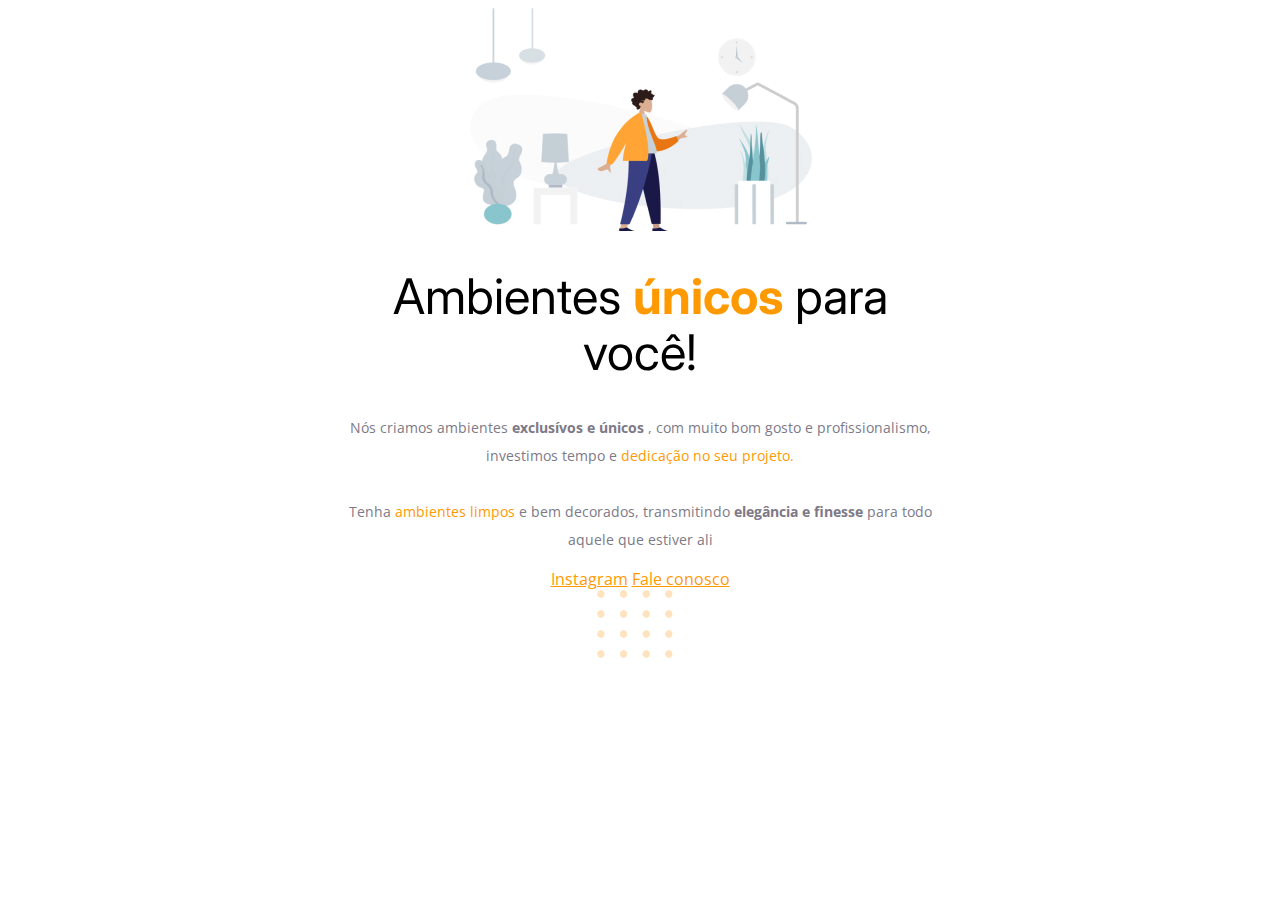
<file: Explorer/Project1/index.html>
<!DOCTYPE html>
<html lang="pt-br">
<head>
  <link rel="preconnect" href="https://fonts.googleapis.com">
  <link rel="preconnect" href="https://fonts.gstatic.com" crossorigin>

  <meta charset="UTF-8">
  <meta name="viewport" content="width=device-width, initial-scale=1.0">

  <title>Móveis customizados</title>

  <link href="https://fonts.googleapis.com/css2?family=Inter:wght@400;700&family=Open+Sans:wght@400;700&family=Playfair+Display:wght@400;500;600;700&display=swap" rel="stylesheet">

  <link rel="stylesheet" href="style.css">
  

</head>
<body>
  
  

  <div id="hero">
    <img 
      src="imagens/image.jpg" 
      alt="Desenho de uma pessoa vestindo com uma camisa laranja em uma sala com moveis"
    >

    <h1>Ambientes <span>únicos</span>  para você!</h1>
    <p>
      Nós criamos ambientes <strong>exclusívos e únicos</strong> , com muito bom gosto e profissionalismo, investimos tempo e <span>dedicação no seu projeto.</span>
      
      <br/>
      <br/>
    
      Tenha <span>ambientes limpos</span>  e bem decorados, transmitindo <strong>elegância  e finesse</strong>  para todo aquele que estiver ali</p>
  </div>

  <div id="footer">

    <div class="line"></div>

    <a href="https://instagram.com">Instagram</a>

    <a href="mailto:contato@moveisparavoce.com">Fale conosco</a>
  </div>

  <img
    id="balls"
    src="imagens/balls.svg" 
    alt="Bolinhas laranjadas no canto direito inferior da tela"
  />
  
</body>
</html>
</file>
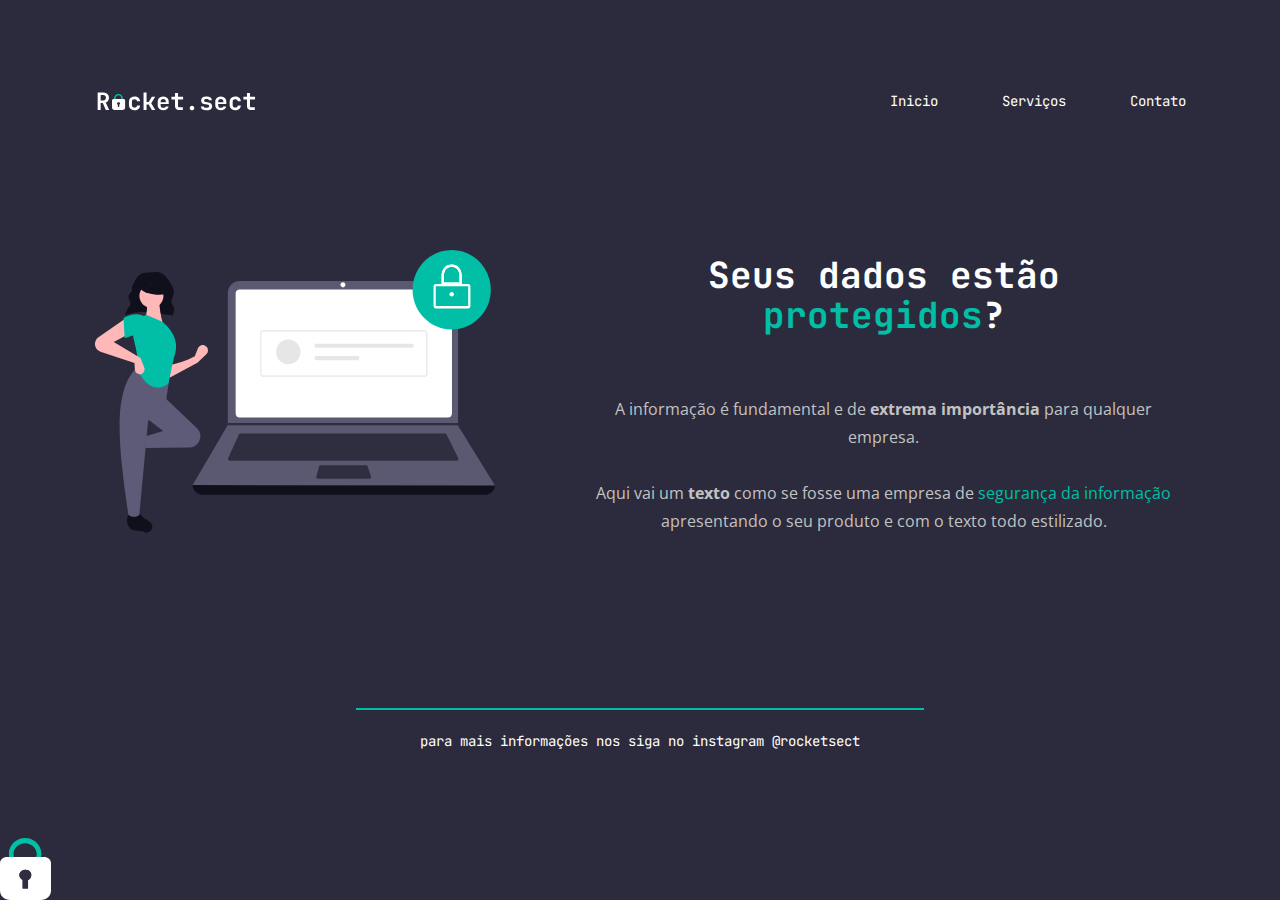
<file: Explorer/Project3/index.html>
<!DOCTYPE html>
<html lang="pt-br">
<head>
  <link rel="preconnect" href="https://fonts.googleapis.com">
  <link rel="preconnect" href="https://fonts.gstatic.com" crossorigin>
  
  <meta charset="UTF-8">
  <meta http-equiv="X-UA-Compatible" content="IE=edge">
  <meta name="viewport" content="width=device-width, initial-scale=1.0">
  
  <title>Rocket.seat</title>
  
  <link href="https://fonts.googleapis.com/css2?family=JetBrains+Mono:wght@400;700&family=Open+Sans:wght@400;700&display=swap" rel="stylesheet">
  <link rel="stylesheet" href="style.css">

</head>
<body>

  <div class="page">
    <nav>
      <a href="#">
        <img src="images/logo.svg" alt="Imagem do logo">
      </a>

      <ul>
        <li><a href="#">Inicio</a></li>
        <li><a href="#">Serviços</a></li>
        <li><a href="#">Contato</a></li>
      </ul>
    </nav>

    <main>
      <img src="images/img1.svg" alt="Mulher ao lado de um notebook">

      <section>
        <h1>Seus dados estão <span>protegidos</span>?</h1>

        <p>
          A informação é fundamental e de <strong>extrema importância</strong>  para qualquer empresa.
          <br>
          <br>
          Aqui vai um <strong>texto</strong> como se fosse uma empresa de <span>segurança da informação</span>  apresentando o seu produto e com o texto todo estilizado.
        </p>
      </section>
      
    </main>

    <footer>
      <div class="line"></div>
      <p>
        para mais informações nos siga no instagram 
        <a href="https://rocketsect.com">@rocketsect</a>
      </p>
    </footer>
  </div>

  <img id="balls" src="images/padlock-decoration.svg" alt="cadeado">



  
</body>
</html>
</file>
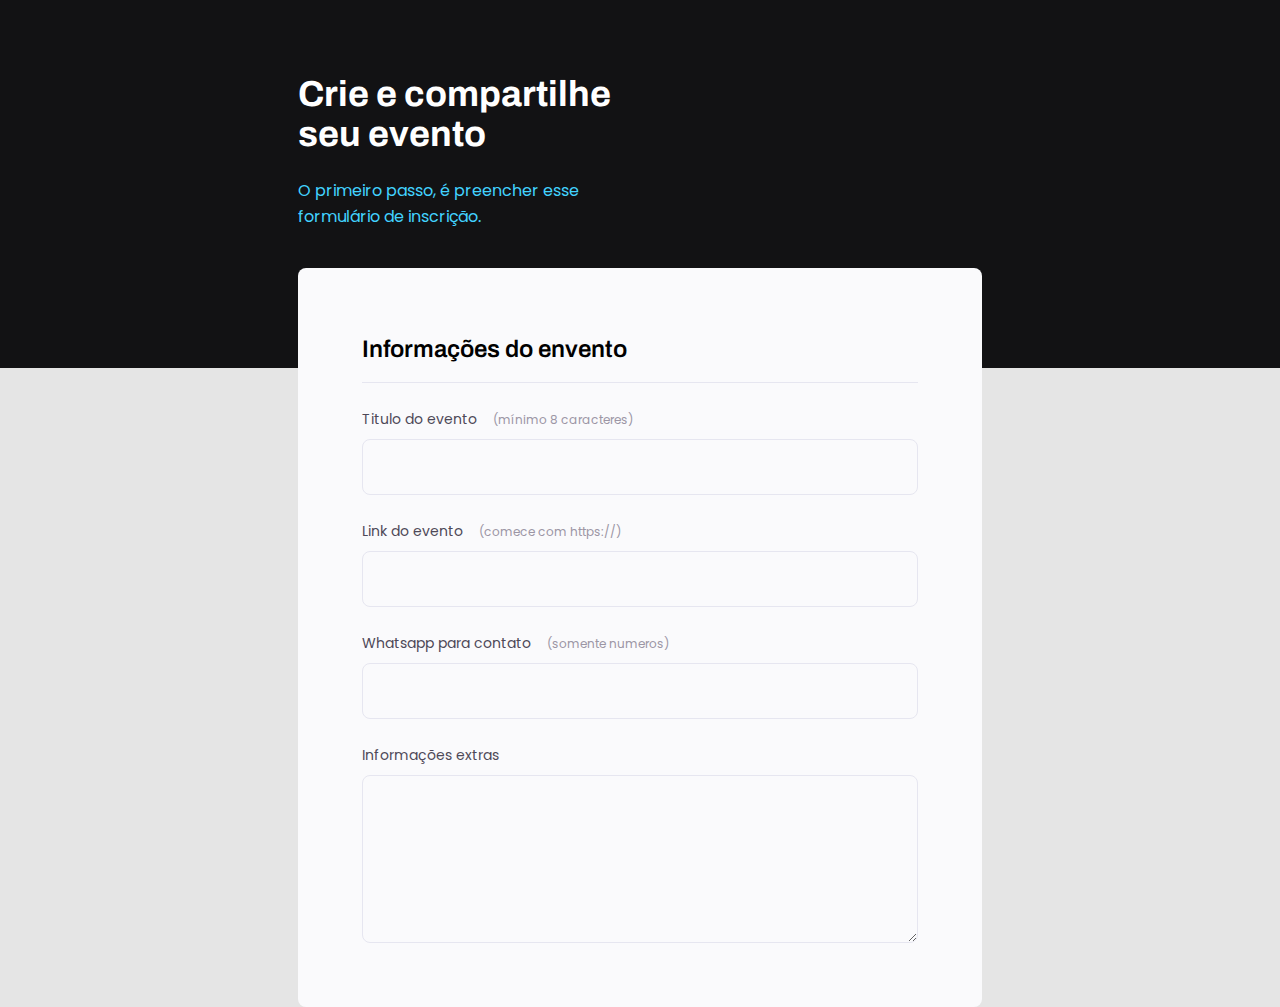
<file: Explorer/Project4/index.html>
<!DOCTYPE html>
<html lang="pt-br">
<head>
  <link rel="preconnect" href="https://fonts.googleapis.com">
  <link rel="preconnect" href="https://fonts.gstatic.com" crossorigin>
  <meta charset="UTF-8">
  <meta http-equiv="X-UA-Compatible" content="IE=edge">
  <meta name="viewport" content="width=device-width, initial-scale=1.0">
  
  <title>Formulario de evento</title>

  <link rel="stylesheet" href="style.css">
  <link href="https://fonts.googleapis.com/css2?family=Archivo:wght@600;700&family=Poppins&display=swap" rel="stylesheet">

</head>
<body>

  <div class="page">
    <header>
      <h1>Crie e compartilhe seu evento</h1>
      <p>O primeiro passo, é preencher esse formulário de inscrição.
        
      </p>
    </header>
  
    <form>

      <fieldset>
        <div class="fildset-wraper">
          <legend>Informações do envento</legend>

          <div class="input-wraper">
            <label for="event-title">Titulo do evento <span>(mínimo 8 caracteres)</span></label>
            <input type="text" id="event-title" />
          </div>

          <div class="input-wraper">
            <label for="event-link">Link do evento <span>(comece com https://)</span></label>
            <input type="url" id="event-link" />
          </div>

          <div class="input-wraper">
            <label for="event-wpp">Whatsapp para contato <span>(somente numeros)</span></label>
            <input type="number" id="event-wpp" />
          </div>

          <div class="input-wraper">
            <label for="event-info">Informações extras</label>
            <textarea id="event-info"></textarea>
          </div>

        </div>
      </fieldset>
  
    </form>
  </div>



</body>
</html>
</file>
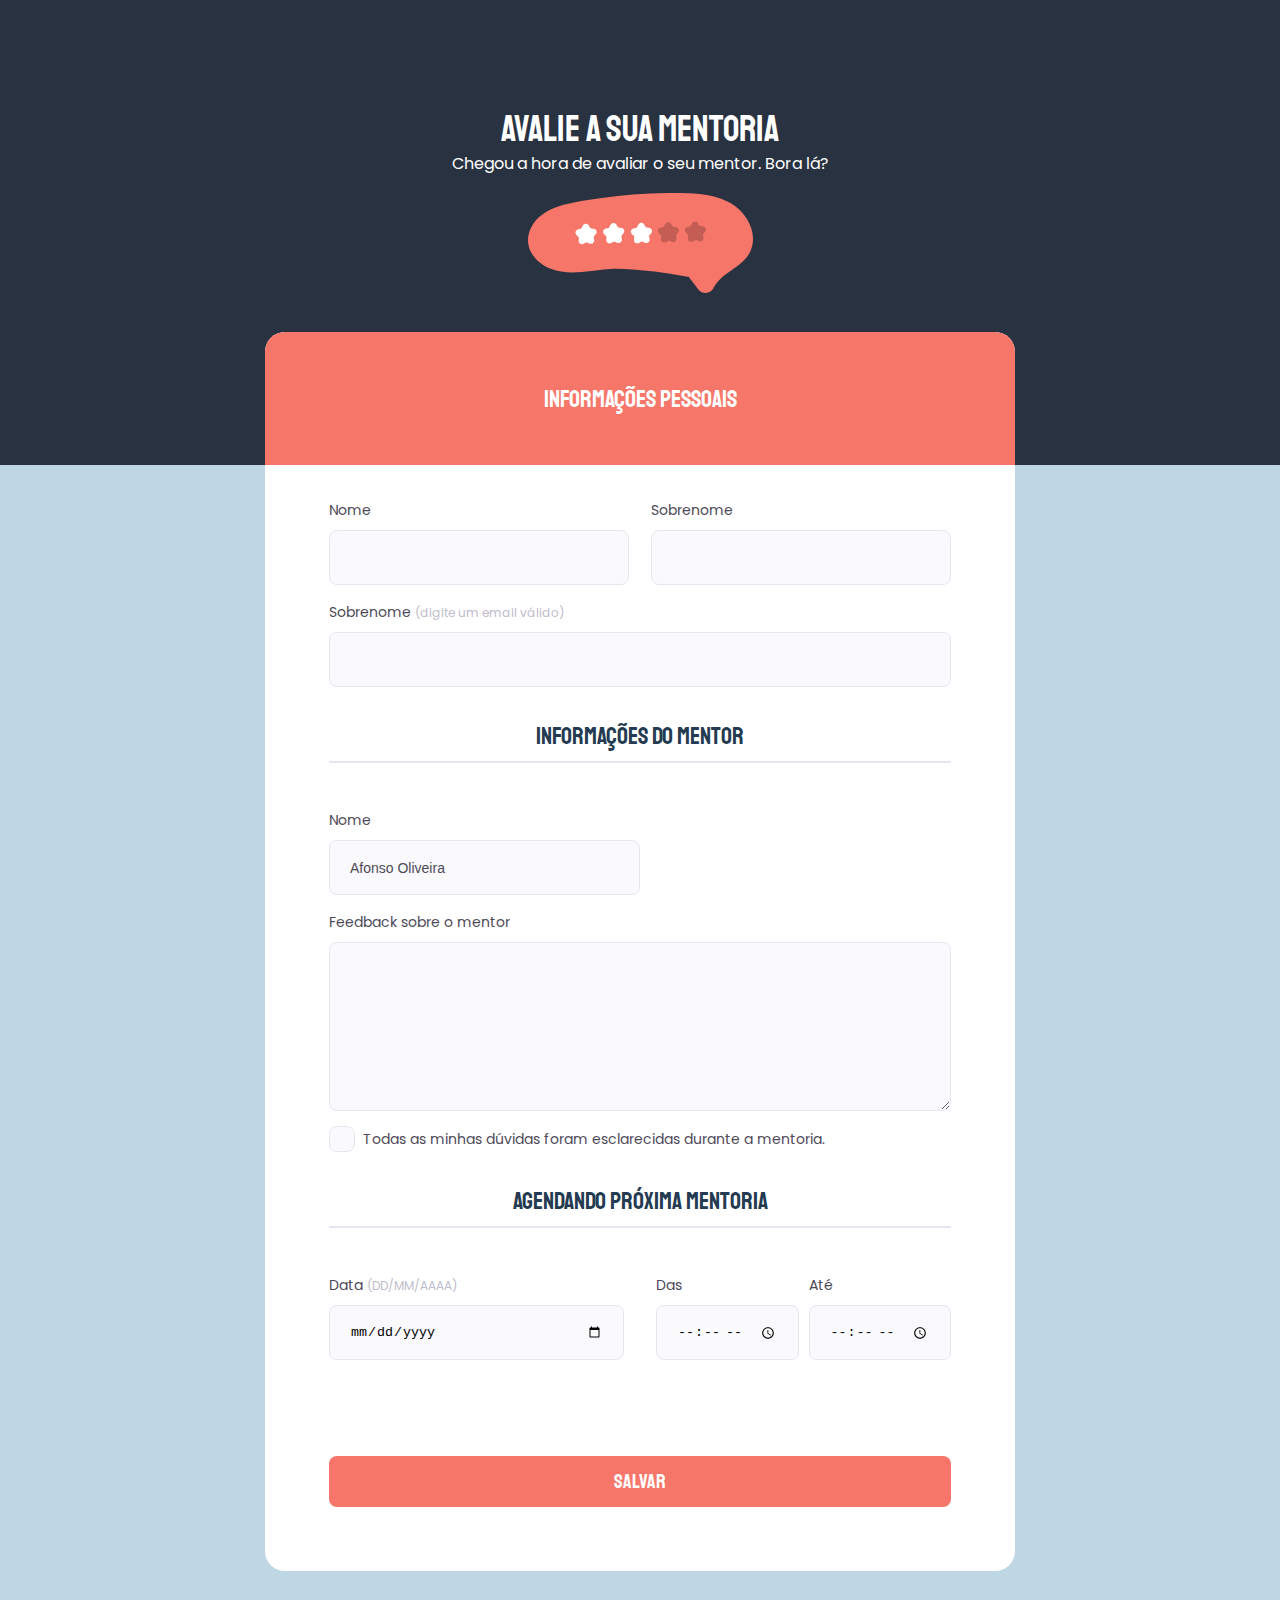
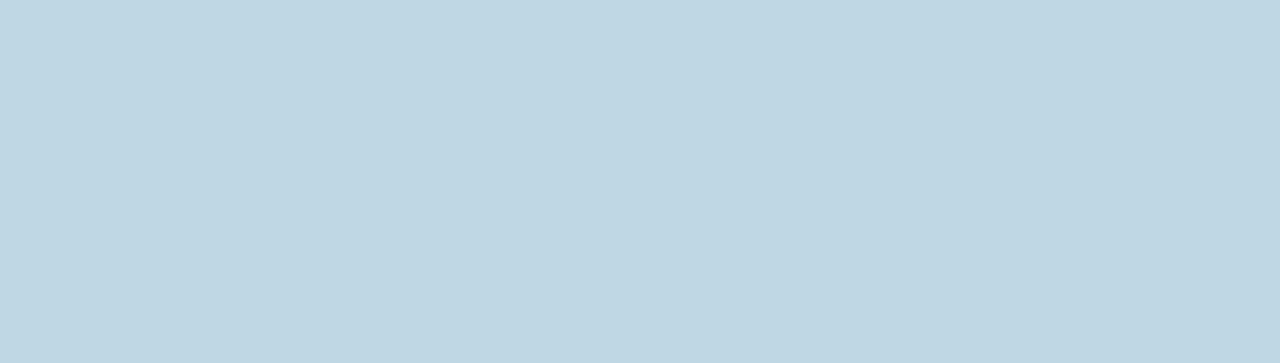
<file: Explorer/Project5/index.html>
<!DOCTYPE html>
<html lang="pt-br">
<head>
  <link rel="preconnect" href="https://fonts.googleapis.com">
  <link rel="preconnect" href="https://fonts.gstatic.com" crossorigin>
  <meta charset="UTF-8">
  <meta http-equiv="X-UA-Compatible" content="IE=edge">
  <meta name="viewport" content="width=device-width, initial-scale=1.0">
  <title>Mentoring assessment</title>

  <link rel="stylesheet" href="style.css">

  <link href="https://fonts.googleapis.com/css2?family=Poppins&family=Staatliches&display=swap" rel="stylesheet">

</head>
<body>

  <header>
    <h1>avalie a sua mentoria</h1>
    <p>Chegou a hora de avaliar o seu mentor. Bora lá?</p>

    <svg width="225" height="100" viewBox="0 0 225 100" fill="none" xmlns="http://www.w3.org/2000/svg">
      <path d="M0.0406264 48.6768C0.323091 52.6711 1.51089 56.551 3.51568 60.0278C7.74087 67.3792 14.9865 72.7016 22.7903 75.8652C32.5399 79.8177 43.4081 79.9395 53.755 79.0581C63.3652 78.2396 72.8777 76.3422 82.5233 75.9511C89.9827 75.7146 97.4496 75.8911 104.889 76.4796C119.323 77.4946 133.696 79.3777 147.978 81.6606C151.845 82.2713 155.705 82.9274 159.556 83.629C159.92 83.6608 160.28 83.7271 160.632 83.8269C160.701 83.8553 160.814 83.8331 160.878 83.873C160.994 83.9456 160.408 83.6892 160.763 83.9803C161.259 84.4952 161.701 85.0585 162.082 85.6614L167.356 92.3858C168.869 94.3142 170.272 96.657 172.227 98.177C173.606 99.2319 175.268 99.8589 177.006 99.9788C178.744 100.099 180.478 99.7064 181.991 98.8511C183.571 97.8619 184.831 96.4437 185.622 94.7652C186.835 92.5608 188.282 90.4911 189.939 88.5913C196.214 81.3392 204.935 76.8786 212.229 70.7766C215.762 67.942 218.778 64.5271 221.144 60.6811C223.162 57.2007 224.418 53.3378 224.827 49.3443C225.701 41.2346 223.189 32.9642 218.964 26.0651C214.368 18.6531 207.767 12.6666 199.909 8.78589C191.081 4.33029 181.312 2.15998 171.521 1.07846C161.124 -0.0698146 150.607 -0.0662351 140.161 0.0496945C128.436 0.178987 116.733 0.689773 105.052 1.58204C93.3539 2.47903 81.7023 3.75404 70.0969 5.40707C58.9609 6.99323 47.6889 8.64646 36.7884 11.4531C27.1588 13.9324 17.5562 17.8078 10.3654 24.8296C3.97181 31.073 -0.475076 39.6166 0.0406264 48.6768Z" fill="#F67669"/>
      <path d="M53.8679 51.2566C53.3919 51.2354 52.9254 51.1167 52.4979 50.9081C52.0704 50.6995 51.6911 50.4055 51.3839 50.0446C51.0767 49.6837 50.8482 49.2637 50.7129 48.811C50.5776 48.3583 50.5383 47.8828 50.5976 47.4144L50.845 45.4846C50.8922 45.1144 50.848 44.7384 50.7162 44.389C50.5843 44.0395 50.3688 43.7269 50.0881 43.4782L48.625 42.183C48.1458 41.7589 47.796 41.2106 47.615 40.5998C47.4341 39.9891 47.4293 39.3404 47.6011 38.7271C47.773 38.1138 48.1146 37.5604 48.5874 37.1294C49.0602 36.6985 49.6452 36.4072 50.2764 36.2885L52.2053 35.9255C52.5751 35.856 52.9223 35.6985 53.2169 35.4666C53.5116 35.2346 53.745 34.9351 53.8969 34.594L54.6886 32.8128C54.9478 32.2305 55.3663 31.7317 55.8967 31.3727C56.4271 31.0136 57.0483 30.8088 57.6901 30.7812C58.3319 30.7537 58.9686 30.9045 59.5284 31.2167C60.0882 31.5288 60.5487 31.9899 60.8578 32.5478L61.8016 34.2529C61.9826 34.5803 62.2414 34.8591 62.5555 35.0653C62.8696 35.2716 63.2296 35.399 63.6044 35.4366L65.5572 35.632C66.1964 35.6961 66.8048 35.936 67.3135 36.3248C67.8222 36.7135 68.2109 37.2355 68.4358 37.8318C68.6606 38.428 68.7126 39.0747 68.5858 39.6987C68.459 40.3226 68.1584 40.899 67.7182 41.3626L66.3733 42.7791C66.1152 43.0505 65.9276 43.3801 65.8269 43.7394C65.7261 44.0988 65.7152 44.477 65.7951 44.8414L66.2101 46.7436C66.3459 47.3655 66.3033 48.0127 66.0873 48.6119C65.8713 49.2111 65.4903 49.7386 64.9875 50.1345C64.4848 50.5305 63.8802 50.7793 63.2422 50.8526C62.6042 50.926 61.9582 50.8211 61.3772 50.5498L59.6014 49.7209C59.261 49.5611 58.8863 49.4859 58.51 49.502C58.1336 49.518 57.7669 49.6247 57.4416 49.8128L55.7448 50.7917C55.1768 51.121 54.5255 51.2823 53.8679 51.2566V51.2566Z" fill="white"/>
      <path d="M81.5162 50.4611C80.6403 50.4211 79.8119 50.0547 79.197 49.4353C78.8255 49.0455 78.5484 48.577 78.3866 48.0653C78.2249 47.5537 78.1827 47.0123 78.2634 46.4821L78.4904 44.7115C78.5388 44.3345 78.4939 43.9514 78.3596 43.5954C78.2253 43.2394 78.0057 42.9211 77.7196 42.6678L76.3624 41.4663C75.9621 41.1278 75.643 40.7051 75.4284 40.2291C75.2138 39.753 75.109 39.2355 75.1218 38.7143C75.1514 37.9421 75.4449 37.2029 75.9542 36.6176C76.4634 36.0323 77.1582 35.6358 77.9247 35.493L79.8312 35.1342C80.2082 35.0633 80.5621 34.9026 80.8624 34.666C81.1628 34.4293 81.4005 34.1239 81.5551 33.776L82.2656 32.1776C82.5196 31.5709 82.9377 31.0454 83.4737 30.659C84.0098 30.2725 84.6431 30.0401 85.3039 29.9873C85.9516 29.9509 86.5964 30.0974 87.1632 30.4099C87.7301 30.7224 88.1958 31.1879 88.5061 31.7523L89.4389 33.4376C89.6236 33.7712 89.8874 34.0553 90.2076 34.2654C90.5277 34.4754 90.8947 34.6052 91.2768 34.6434L93.0866 34.8246C93.6116 34.8652 94.1208 35.0215 94.5771 35.2819C95.0333 35.5423 95.4252 35.9004 95.724 36.3299C96.1575 36.9719 96.3582 37.7407 96.2933 38.5104C96.2283 39.2801 95.9016 40.0052 95.3665 40.567L94.0373 41.9671C93.7746 42.2437 93.5838 42.5795 93.4812 42.9454C93.3785 43.3113 93.3672 43.6965 93.4482 44.0677L93.8313 45.8239C93.9541 46.3308 93.9618 46.8584 93.8538 47.3686C93.7457 47.8788 93.5247 48.3589 93.2067 48.7742C92.7262 49.3844 92.0501 49.814 91.29 49.9922C90.5298 50.1703 89.731 50.0864 89.0255 49.7543L87.268 48.9339C86.9214 48.7721 86.5402 48.6961 86.1573 48.7126C85.7744 48.7291 85.4014 48.8376 85.0702 49.0286L83.3931 49.9962C82.8251 50.3254 82.1738 50.4868 81.5162 50.4611V50.4611Z" fill="white"/>
      <path d="M109.236 50.345C108.76 50.3238 108.293 50.2051 107.866 49.9965C107.438 49.7879 107.059 49.4939 106.752 49.133C106.445 48.7721 106.216 48.3521 106.081 47.8994C105.946 47.4467 105.906 46.9712 105.966 46.5028L106.213 44.573C106.26 44.2028 106.216 43.8269 106.084 43.4774C105.952 43.1279 105.737 42.8153 105.456 42.5666L103.993 41.2714C103.514 40.8473 103.164 40.299 102.983 39.6883C102.802 39.0775 102.797 38.4288 102.969 37.8155C103.141 37.2022 103.483 36.6488 103.955 36.2178C104.428 35.7869 105.013 35.4956 105.644 35.3769L107.573 35.0139C107.943 34.9444 108.29 34.7869 108.585 34.555C108.88 34.323 109.113 34.0235 109.265 33.6824L110.057 31.9012C110.316 31.3189 110.734 30.8201 111.265 30.4611C111.795 30.1021 112.416 29.8972 113.058 29.8696C113.7 29.8421 114.337 29.9929 114.896 30.3051C115.456 30.6172 115.917 31.0783 116.226 31.6362L117.17 33.3413C117.351 33.6687 117.609 33.9475 117.923 34.1538C118.238 34.36 118.598 34.4874 118.973 34.5249L120.925 34.7204C121.564 34.7845 122.173 35.0244 122.682 35.4132C123.19 35.8019 123.579 36.3239 123.804 36.9202C124.029 37.5164 124.081 38.1631 123.954 38.7871C123.827 39.411 123.526 39.9874 123.086 40.451L121.741 41.8675C121.483 42.1389 121.296 42.4685 121.195 42.8278C121.094 43.1872 121.083 43.5654 121.163 43.9298L121.578 45.8319C121.714 46.4539 121.671 47.1011 121.455 47.7003C121.239 48.2995 120.858 48.8269 120.356 49.2229C119.853 49.6189 119.248 49.8676 118.61 49.941C117.972 50.0144 117.326 49.9095 116.745 49.6382L114.969 48.8093C114.629 48.6495 114.254 48.5743 113.878 48.5904C113.502 48.6064 113.135 48.7131 112.81 48.9012L111.113 49.8801C110.545 50.2094 109.894 50.3707 109.236 50.345V50.345Z" fill="white"/>
      <path opacity="0.2" d="M136.198 49.6203C135.722 49.5991 135.256 49.4804 134.828 49.2719C134.401 49.0633 134.022 48.7693 133.714 48.4084C133.407 48.0474 133.179 47.6274 133.043 47.1747C132.908 46.7221 132.869 46.2465 132.928 45.7781L133.175 43.8483C133.223 43.4782 133.178 43.1022 133.047 42.7527C132.915 42.4032 132.699 42.0907 132.419 41.8419L130.955 40.5467C130.476 40.1227 130.126 39.5743 129.945 38.9636C129.765 38.3529 129.76 37.7041 129.932 37.0909C130.103 36.4776 130.445 35.9241 130.918 35.4932C131.391 35.0622 131.976 34.7709 132.607 34.6522L134.536 34.2893C134.906 34.2198 135.253 34.0623 135.547 33.8303C135.842 33.5983 136.075 33.2989 136.227 32.9577L137.019 31.1765C137.278 30.5942 137.697 30.0954 138.227 29.7364C138.758 29.3774 139.379 29.1725 140.021 29.145C140.662 29.1174 141.299 29.2682 141.859 29.5804C142.419 29.8926 142.879 30.3537 143.188 30.9115L144.132 32.6167C144.313 32.944 144.572 33.2229 144.886 33.4291C145.2 33.6353 145.56 33.7627 145.935 33.8003L147.888 33.9957C148.527 34.0598 149.135 34.2998 149.644 34.6885C150.153 35.0773 150.541 35.5993 150.766 36.1955C150.991 36.7918 151.043 37.4384 150.916 38.0624C150.789 38.6864 150.489 39.2627 150.049 39.7263L148.704 41.1428C148.446 41.4142 148.258 41.7438 148.157 42.1032C148.057 42.4625 148.046 42.8407 148.126 43.2052L148.54 45.1073C148.676 45.7292 148.634 46.3764 148.418 46.9756C148.202 47.5749 147.821 48.1023 147.318 48.4983C146.815 48.8943 146.211 49.143 145.573 49.2164C144.935 49.2898 144.289 49.1849 143.708 48.9136L141.932 48.0846C141.591 47.9248 141.217 47.8497 140.84 47.8657C140.464 47.8817 140.097 47.9884 139.772 48.1765L138.075 49.1554C137.507 49.4847 136.856 49.646 136.198 49.6203V49.6203Z" fill="black"/>
      <path opacity="0.2" d="M163.161 48.8956C162.685 48.8744 162.219 48.7558 161.791 48.5472C161.363 48.3386 160.984 48.0446 160.677 47.6837C160.37 47.3228 160.141 46.9027 160.006 46.4501C159.871 45.9974 159.831 45.5219 159.891 45.0534L160.138 43.1236C160.185 42.7535 160.141 42.3775 160.009 42.028C159.877 41.6785 159.662 41.366 159.381 41.1172L157.918 39.822C157.439 39.398 157.089 38.8496 156.908 38.2389C156.727 37.6282 156.722 36.9795 156.894 36.3662C157.066 35.7529 157.408 35.1994 157.88 34.7685C158.353 34.3375 158.938 34.0462 159.57 33.9275L161.498 33.5646C161.868 33.4951 162.215 33.3376 162.51 33.1056C162.805 32.8737 163.038 32.5742 163.19 32.233L163.982 30.4518C164.241 29.8695 164.659 29.3707 165.19 29.0117C165.72 28.6527 166.341 28.4478 166.983 28.4203C167.625 28.3927 168.262 28.5435 168.821 28.8557C169.381 29.1679 169.842 29.629 170.151 30.1868L171.095 31.892C171.276 32.2194 171.534 32.4982 171.849 32.7044C172.163 32.9106 172.523 33.038 172.898 33.0756L174.85 33.2711C175.489 33.3351 176.098 33.5751 176.607 33.9639C177.115 34.3526 177.504 34.8746 177.729 35.4709C177.954 36.0671 178.006 36.7138 177.879 37.3377C177.752 37.9617 177.451 38.5381 177.011 39.0017L175.666 40.4182C175.408 40.6896 175.221 41.0192 175.12 41.3785C175.019 41.7379 175.008 42.1161 175.088 42.4805L175.503 44.3826C175.639 45.0046 175.596 45.6517 175.38 46.251C175.164 46.8502 174.783 47.3776 174.281 47.7736C173.778 48.1696 173.173 48.4183 172.535 48.4917C171.897 48.5651 171.251 48.4602 170.67 48.1889L168.894 47.3599C168.554 47.2002 168.179 47.125 167.803 47.141C167.427 47.1571 167.06 47.2638 166.735 47.4519L165.038 48.4308C164.47 48.76 163.819 48.9213 163.161 48.8956Z" fill="black"/>
    </svg>
  </header>

  <form>
    <fieldset>
      <legend class="first-legend">Informações pessoais</legend>
      
      <div class="col">
        <div class="input-wraper">
          <label for="mentor-name">Nome</label>
          <input type="text" id="mentor-name">
        </div>

        <div class="input-wraper">
          <label for="mentor-last-name">Sobrenome</label>
          <input type="text" id="mentor-last-name">
        </div>

      </div>

      <div class="input-wraper">
        <label for="mentor-email">Sobrenome <span>(digite um email válido)</span></label>
        <input type="email" id="mentor-email">
      </div>
    </fieldset>

    <fieldset>
      <legend>Informações do mentor</legend>
      <div class="saparetor"></div>

      <div class="input-wraper">
        <label for="mentor-select">Nome</label>
        <select id="mentor-select">
          <option value="f1">Afonso Oliveira</option>
          <option value="f2">Mario Brito</option>
          <option value="f3">Maria de Jesus</option>
        </select>
      </div>

      <div class="input-wraper">
        <label for="mentor-feed">Feedback sobre o mentor</label>
        <textarea id="mentor-feed"></textarea>
      </div>

      <div class="checkbox-wraper">
        <input type="checkbox" id="mentor-check">
        <label for="mentor-check">Todas as minhas dúvidas foram esclarecidas durante a mentoria.</label>
      </div>

      
    </fieldset>

    <fieldset>
      <legend>Agendando próxima mentoria</legend>
      <div class="saparetor"></div>

      <div class="col">

        <div class="input-wraper">
          <label for="mentor-date">Data <span>(DD/MM/AAAA)</span></label>
          <input type="date" id="mentor-date">
        </div>

        <div class="period-wraper">
          <div class="input-wraper">
            <label for="mentor-initial">Das</label>
            <input type="time" id="mentor-initial">
          </div>

          <div class="input-wraper">
            <label for="mentor-end">Até</label>
            <input type="time" id="mentor-end">
          </div>
        </div>

      </div>

    </fieldset>

    <input class="save" type="submit" value="salvar">
  
  
  </form>



 

 
    

  

    
  
</body>
</html>
</file>
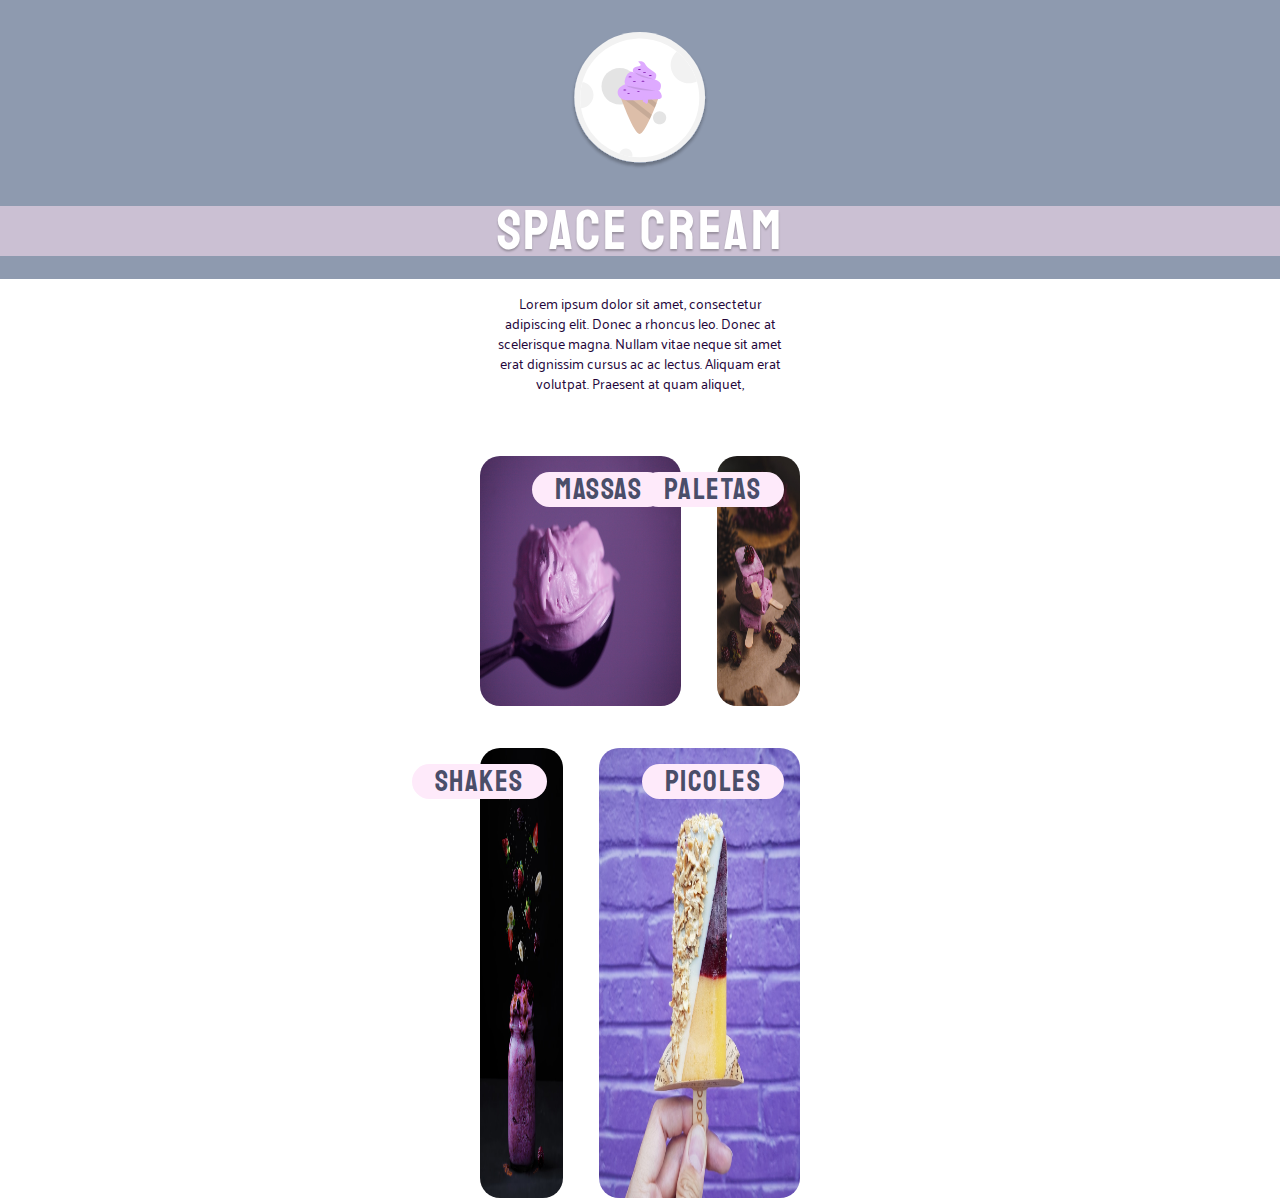
<file: Explorer/Project7/index.html>
<!DOCTYPE html>
<html lang="pt-br">
<head>
  <link rel="preconnect" href="https://fonts.googleapis.com">
  <link rel="preconnect" href="https://fonts.gstatic.com" crossorigin>
  <meta charset="UTF-8">
  <meta http-equiv="X-UA-Compatible" content="IE=edge">
  <meta name="viewport" content="width=device-width, initial-scale=1.0">
  <title>Space cream</title>

  <link rel="stylesheet" href="style.css">
  <link href="https://fonts.googleapis.com/css2?family=Palanquin&family=Staatliches&display=swap" rel="stylesheet">

</head>
<body>

  
    <header>
      <img src="images/logo.svg" alt="logo com desenho de sorvete">
      <h1>Space cream</h1>
    </header>
  
    <main>
      <p>Lorem ipsum dolor sit amet, consectetur adipiscing elit. Donec a rhoncus leo. Donec at scelerisque magna. Nullam vitae neque sit amet erat dignissim cursus ac ac lectus. Aliquam erat volutpat. Praesent at quam aliquet, </p>

      <section>
        <div class="card">
          <img src="images/picole.jpg" alt=" Três picolés roxo empilhados">
          <h2>paletas</h2>
        </div>

        <div class="card">
          <img src="images/sorvete.jpg" alt="Pote de sorvete com frutas caindo">
          <h2>shakes</h2>
        </div>

        <div class="card">
          <img src="images/colher-sorvete.jpg" alt="Colher com uma bola de sorvete">
          <h2>massas</h2>
        </div>

        <div class="card">
          <img src="images/picole2.jfif" alt="Picolé mesclado com grãos">
          <h2>picoles</h2>
        </div>
          
      </section>
    </main>
  
  
</body>
</html>
</file>
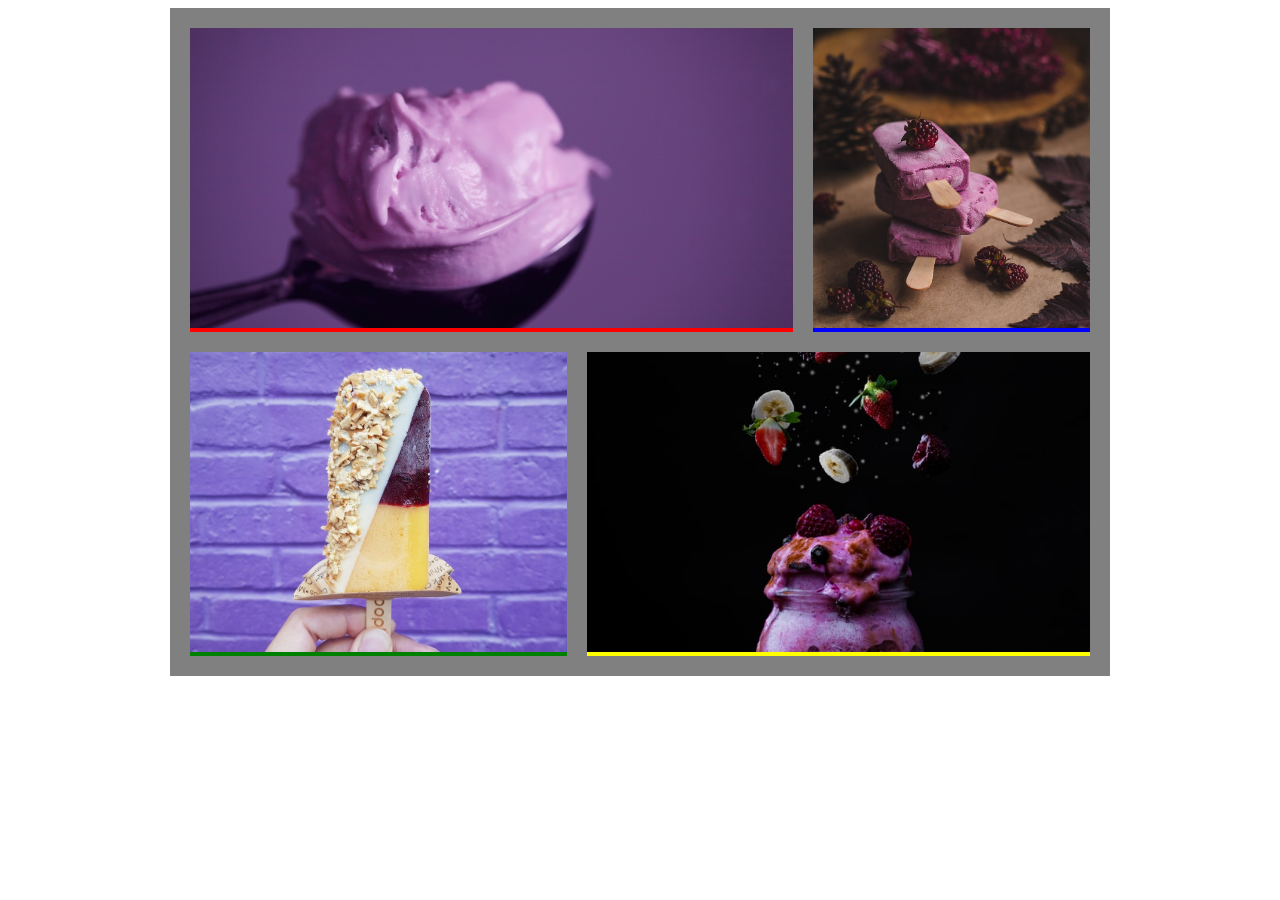
<file: Explorer/Project7/teste.html>
<!DOCTYPE html>
<html lang="en">
<head>
  <meta charset="UTF-8">
  <meta http-equiv="X-UA-Compatible" content="IE=edge">
  <meta name="viewport" content="width=device-width, initial-scale=1.0">
  <title>Document</title>

  <style>
    section{
      max-width: 900px;
      padding: 20px;
      background-color: gray;
      margin: 0 auto;

      display: grid;
      grid-template-areas: "A A B"
      "C D D";
      gap: 20px;
    }


    .div1{
      grid-area: A;
      background-color: red;
    }

    .div2{
      grid-area: B;
      background-color: blue;
    }

    .div3{
      grid-area: C;
      background-color: green;
    }

    .div4{
      grid-area: D;
      background-color: yellow;
    }

    img{
      width: 100%;
      height: 300px;

      object-fit: cover;
    }
  </style>
</head>
<body>
  
  <section>
    <div class="div1">
      <img src="images/colher-sorvete.jpg" alt="">
    </div>
    <div class="div2">
      <img src="images/picole.jpg" alt="">
    </div>
    <div class="div3">
      <img src="images/picole2.jfif" alt="">
    </div>
    <div class="div4">
      <img src="images/sorvete.jpg" alt="">
    </div>
  </section>

</body>
</html>
</file>
<file: Explorer/Project1/style.css>
body{
  font-family: 'Open Sans', sans-serif;
  text-align: center;
}

#hero{
  width: 592px;
  margin: auto;
}


h1{
  font-family: 'Inter', sans-serif;
  font-size: 49px;
  line-height: 56px;
  font-weight: normal;
}

h1 span{
  font-weight: bold;
}


span, a{
  color: #FF9900;
}

strong{

}

p{
  color: #7D7987;
  font-size: 14px;
  line-height: 28px;
}
</file>
<file: Explorer/Project3/style.css>
body{
  background: #2C2B3D;
  font-family: 'JetBrains Mono', monospace;
  margin: 0;
  padding: 0;
}

.page{
  max-width: 1092px;
  margin: auto;
  padding: 71px 0 31px;
}

nav{
  display: flex;
  align-items: center;
  justify-content: space-between;
  margin-bottom: 100px;
}

ul{
  display: flex;
  gap: 64px;

  list-style: none;
}

a{
  color: #FFFFFF;
  text-decoration: none;
}

a:hover{
  color: #cacaca;
}

ul li a{
  font-size: 14px;
  line-height: 28px;
}

main{
  display: flex;
  justify-content: space-between;
  align-items: center;

  margin-bottom: 157px;
}

section{
  width: 605px;
  text-align: center;
}

section span{
  color: #00BFA6;
}

h1{
  color: #FFFFFF;
  font-size: 36px;
  line-height: 40px;
  font-weight: 700;

  margin-bottom: 60px;
}

section p{
  font-family: 'Open Sans', sans-serif;
  font-size: 16px;
  line-height: 28px;
  color:  #C2C2C2;
}

.line{
  border: 1px solid #00BFA6;
}
footer{
  max-width: 568px;
  margin: 0 auto;
  
  text-align: center;
}

footer p{
  color: #FFFFFF;
  font-size: 14px;

  margin-top: 22px;
}

#balls{
  position: fixed;
  bottom: 0;
  left: 0;
}
</file>
<file: Explorer/Project4/style.css>
*{
  padding: 0;
  margin: 0;
  box-sizing: border-box;
}

body, input, button, select, textarea{
  font-family: 'Poppins', sans-serif;
}
body{
  background: #e5e5e5;
}

body::before{
  content: '';
  width: 100%;
  height: 368px;
  position: absolute;
  top: 0;
  left: 0;
  z-index: -1;
  background: #121214;
}

.page{
  max-width: 736px;
  margin: 0 auto;

  padding: 0 2%;
}

header{
  max-width: 319px;

  margin-top: 74px;
}


header h1{
  font-family: 'Archivo', sans-serif;
  font-weight: bold;
  font-size: 36px;
  color: white;

  margin-bottom: 24px;
}

header p{

  font-size: 16px;
  line-height: 26px;

  color: #42D3FF;

}


form{
  margin-top: 38px;
  background: #FAFAFC;
  border-radius: 8px;

  min-height: 300px;

  padding: 64px;
}

fieldset{
  border: none;
}

.fildset-wraper{
  display: flex;
  flex-direction: column;
  gap: 24px;
}

fieldset legend{
  font-family: 'Archivo', sans-serif;
  font-weight: 600;
  font-size: 24px;
  line-height: 34px;
  width: 100%;

  border-bottom: 1px solid #E6E6F0;
  padding-bottom: 16px;
}

.input-wraper{
  display: flex;
  flex-direction: column;
}

.input-wraper label{
  font-size: 14px;
  line-height: 24px;

  color: #4e4958;

  margin-bottom: 8px;
}

.input-wraper label span{
  margin-left: 12px;

  font-size: 12px;
  line-height: 20px;

  color: #9c96a5;
}

.input-wraper label span:hover{
  color: #65626a;
}



.input-wraper input, .input-wraper textarea{
  background: #FAFAFC;
  border: 1px solid #E6E6F0;
  border-radius: 8px;
  height: 56px;
  padding: 0 24px;

  font-size: 16px;
  line-height: 26px;
  color: #65626a;
}

.input-wraper textarea{
  padding: 0;
  height: 168px;
}
</file>
<file: Explorer/Project5/style.css>
*{
  padding: 0;
  margin: 0;
  box-sizing: border-box;
}

legend, h1{
  font-family: 'Staatliches', cursive;
}

body{
  font-family: 'Poppins', sans-serif;
  background: #BFD7E4;

}

body::before{
  content: '';
  width: 100%;
  height: 465px;
  background-color: #293241;

  position: absolute;
  top: 0;
  left: 0;
  z-index: -1;
}

header{
  margin-top: 107px;
  text-align: center;
}

header h1{
  font-weight: 400;
  font-size: 36px;
  line-height: 45px;
  color: #FFFFFF;
}

header p{
  font-size: 16px;
  line-height: 24px;
  color: #FFFFFF;
}

header svg{
  margin: 17px 0 32px 0;
}

form{
  position: relative;
  
  max-width: 750px;
  min-height: 300px;
  background-color: #FFFFFF;
  border-radius: 20px;

  margin: 0 auto 392px auto;

  display: flex;
  flex-direction: column;
  gap: 32px;

  padding: 166px 64px 64px;
}

fieldset{
  border: 0;
  display: flex;
  flex-direction: column;
  gap: 15px;
}

legend{
  font-size: 24px;
  line-height: 34px;
  color: #253B51;

  text-align: center;
}

.saparetor{
  width: 100%;

  margin: 8px 0 30px;

  border: 1px solid #E6E6F0;
}

.first-legend{
  position: absolute;
  top: 0;
  left: 0;

  width: 100%;
  height: 133px;
  border-radius: 20px 20px 0 0;
  background-color:#F67669;
  padding: 50px 0;

  color: #FFFFFF;

  margin-bottom: 30px;
}

.col{
  display: flex;
  gap: 22px;
}

.input-wraper{
  display: flex;
  flex-direction: column;
  gap: 8px;
  width: 100%;
}

.input-wraper label, select, .checkbox-wraper label{
  font-size: 14px;
  line-height: 24px;

  color: #4E4958;
}

.input-wraper label span{
  font-size: 12px;
  line-height: 20px;
  color: #C1BCCC;
}

.input-wraper input, select, textarea{
  height: 55px;
  background: #FAFAFC;

  border: 1px solid #E6E6F0;
  border-radius: 8px;

  padding: 0 20px;
}

.input-wraper select{
  appearance: none;
  width: 50%;
}

.input-wraper textarea{
  height: 169px;
}

.checkbox-wraper{
  position: relative;
}

.checkbox-wraper label{
  display: flex;
  align-items: center;
  gap: 8px;
}

.checkbox-wraper input{
  position: absolute;
  width: 24px;
  height: 24px;

  opacity: 0;

  cursor: pointer;
}

.checkbox-wraper label::before{
  content: '';
  
  width: 24px;
  height: 24px;
  display: block;
  background: #FAFAFC;
  
  border: 1px solid #E6E6F0;
  border-radius: 8px;
}



.checkbox-wraper input:checked + label::before{
  background-image: url("data:image/svg+xml,%3Csvg width='18' height='14' viewBox='0 0 18 14' fill='none' xmlns='http://www.w3.org/2000/svg'%3E%3Cpath d='M6 11.17L1.83 7L0.410004 8.41L6 14L18 2L16.59 0.589996L6 11.17Z' fill='%2342D3FF'/%3E%3C/svg%3E%0A");
  background-repeat: no-repeat;
  background-size: contain;
  background-position: center;
}

.checkbox-wraper input:focus + label::before{
  outline: 2px solid black;
} 

form fieldset:nth-of-type(3) .col{
  gap: 32px;
}

.period-wraper{
  width: 100%;
  display: flex;
  flex-direction: row;
  gap:10px;
}

form .save{
  margin-top: 64px;
  
  width: 622px;
  height: 51px;
  background: #F67669;
  
  border-radius: 8px;
  border: 0;

  font-family: 'Staatliches';
  font-size: 20px;
  line-height: 26px;
  color: #FFFFFF;

  cursor: pointer;
}

form .save:hover{
  background: #d35b4e;
}
</file>
<file: Explorer/Project7/style.css>
*{
  padding: 0;
  margin: 0;
  box-sizing: border-box;
}

:root{
  font-size: 62.5%;
  
  --ff-heading: 'Staatliches', cursive;
  --ff-texting: 'Palanquin', sans-serif;
  --fc-primary: #23053A;
  --fc-secondary: #4A4E69;
  --fc-title: #FFFFFF;
  --fs-body: 2rem;
  --fs-heading: clamp(4rem, 1rem + 5vw, 5.6rem); 


  --bg-primary: #EFF1FF;
  --bg-secondary:  #8E9AAF;
  --bg-heading: #FEEAFA;
  --bg-heading-dark: #CBC0D3;
}


img{
  width: 100%;
  height: auto;
}

body{
  font-size: var(--fs-body);
  font-family: var(--ff-texting);
}

header{
  background-color: var(--bg-secondary);
  height: 27.9rem;

  margin-bottom: 14px;

  display: flex;
  flex-direction: column;
  gap: 3.7rem;
}

header img{
  width: fit-content;
  height: 13.7rem;
  margin: 3.2rem auto 0  
}

header h1{
  padding: 0.8rem 0;

  text-align: center;
  font-size: var(--fs-heading);
  font-family: var(--ff-heading);
  text-transform: uppercase;
  color: var(--fc-title);
  line-height: 3.4rem;
  letter-spacing: 0.05em;
  font-weight: 400;
  
  background-color: var(--bg-heading-dark);

  text-shadow: 0px 2px 2px rgba(0, 0, 0, 0.25);
}

main{
  padding: 0 3.2rem;
  max-width: 38.4rem;
  margin: 0 auto;
}

main section{
  display: grid;
  grid-gap: 3.6rem;
}


main p{
  max-width: 30.5rem;
  margin: 0 auto;
  line-height: 2rem;
  font-weight: 400;
  text-align: center;
  color: var(--fc-primary);
  font-size: 1.35rem;

  margin-bottom: 6.3rem;
}


.card{
  font-family: var(--ff-heading);
  position: relative;
}

.card img{
  border-radius: 2rem; 
  height: 25rem;
}

main section > div:nth-of-type(1) img{
  height: 25rem;
}

main section > div:nth-of-type(2) img{
  height: 45rem;
}

main section > div:nth-of-type(3) img {
  height: 25rem;
}

main section > div:nth-of-type(4) img{
  height: 45rem;
}

.card h2{
  position: absolute;
  z-index: 1;
  top: 1.6rem;
  right: 1.6rem;

  font-weight: 400;
  line-height: 3.4rem;
  /* identical to box height, or 170% */

  letter-spacing: 0.05em;

  color: var(--fc-secondary);
  background-color: var(--bg-heading);
  border-radius: 2rem;

  padding: 0 2.3rem;
  height: 3.5rem;
}

@media (min-width:550px){
  main section{
    grid-template-areas: "A B"
    "C D";
  }
  
  img{
    height: 25rem;
  }
}

@media (min-width:750px){
  main section{
    grid-template-areas: "A A B"
    "C D D";
  }

  
main section > div:nth-of-type(1){
  grid-area: B;
}

main section > div:nth-of-type(2){
  grid-area: C;
}

main section > div:nth-of-type(3){
  grid-area: A;
}

main section > div:nth-of-type(4){
  grid-area: D;
}
}
</file>
